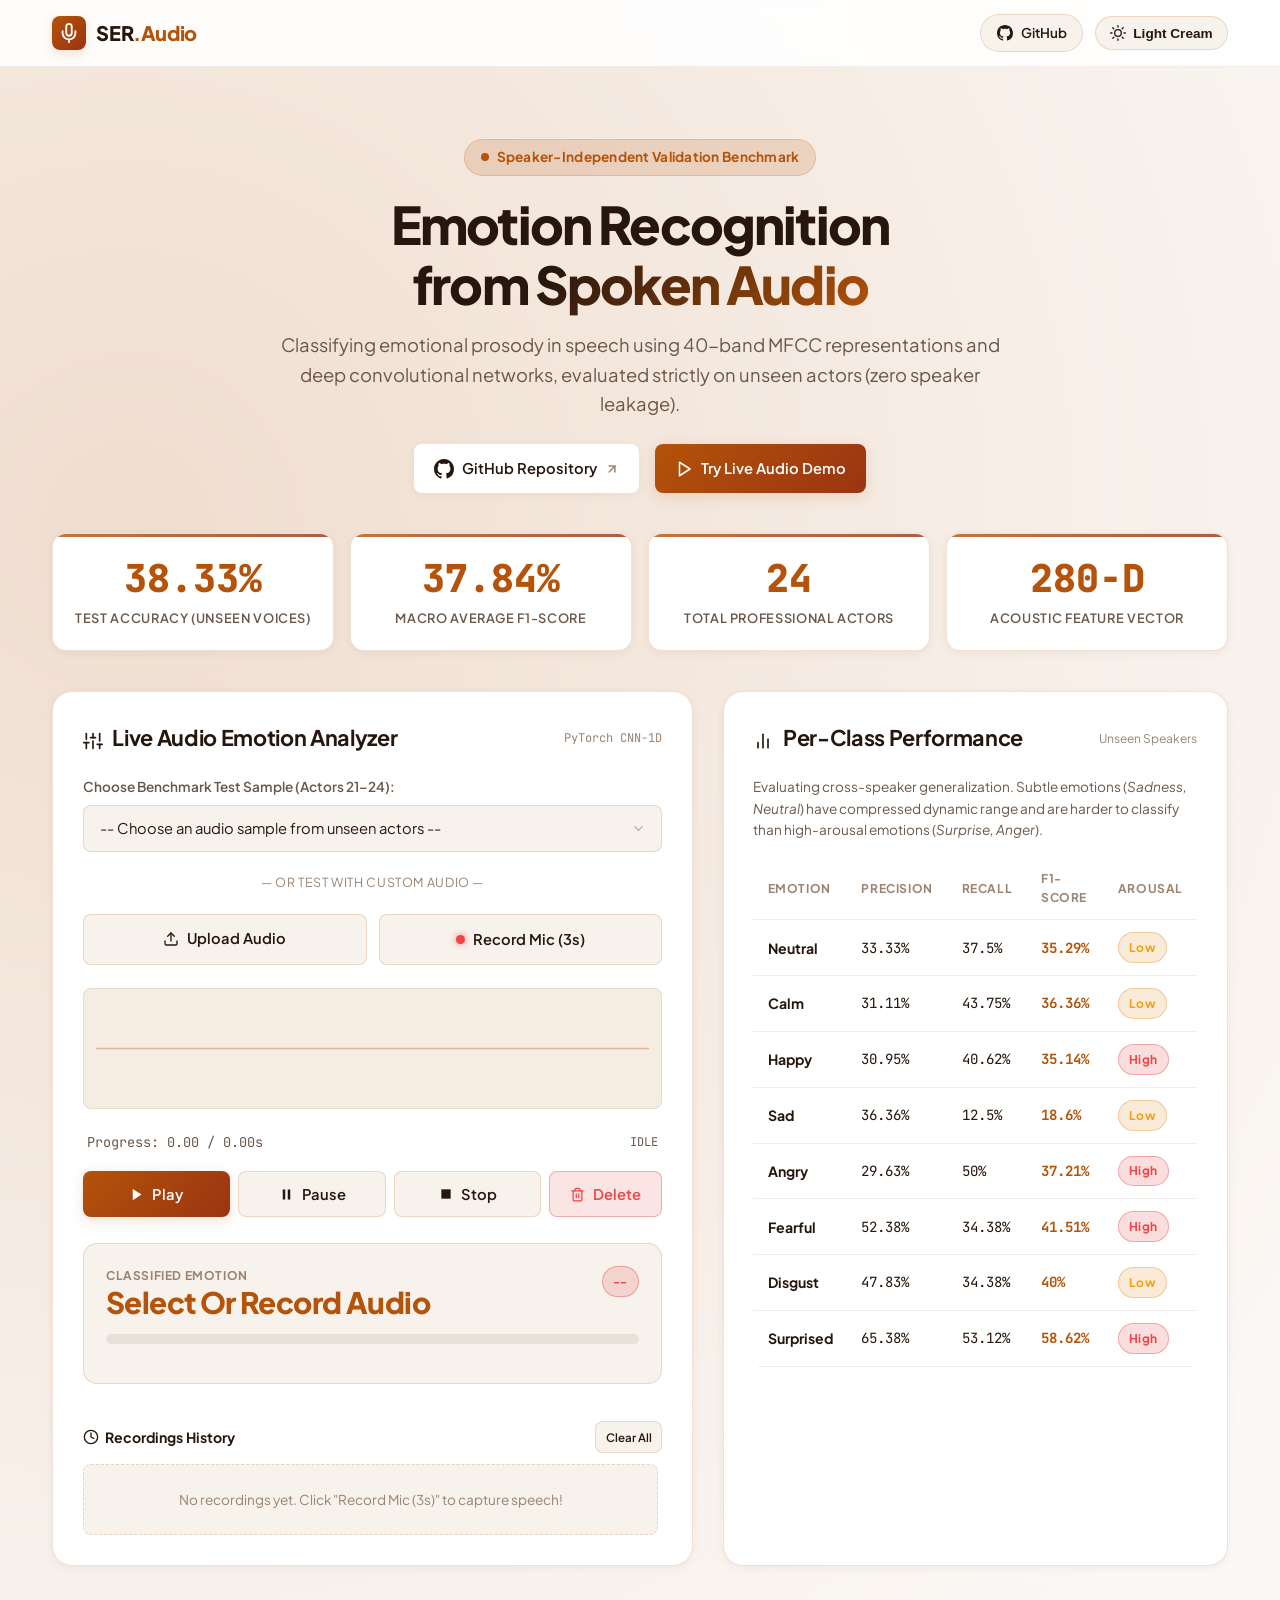
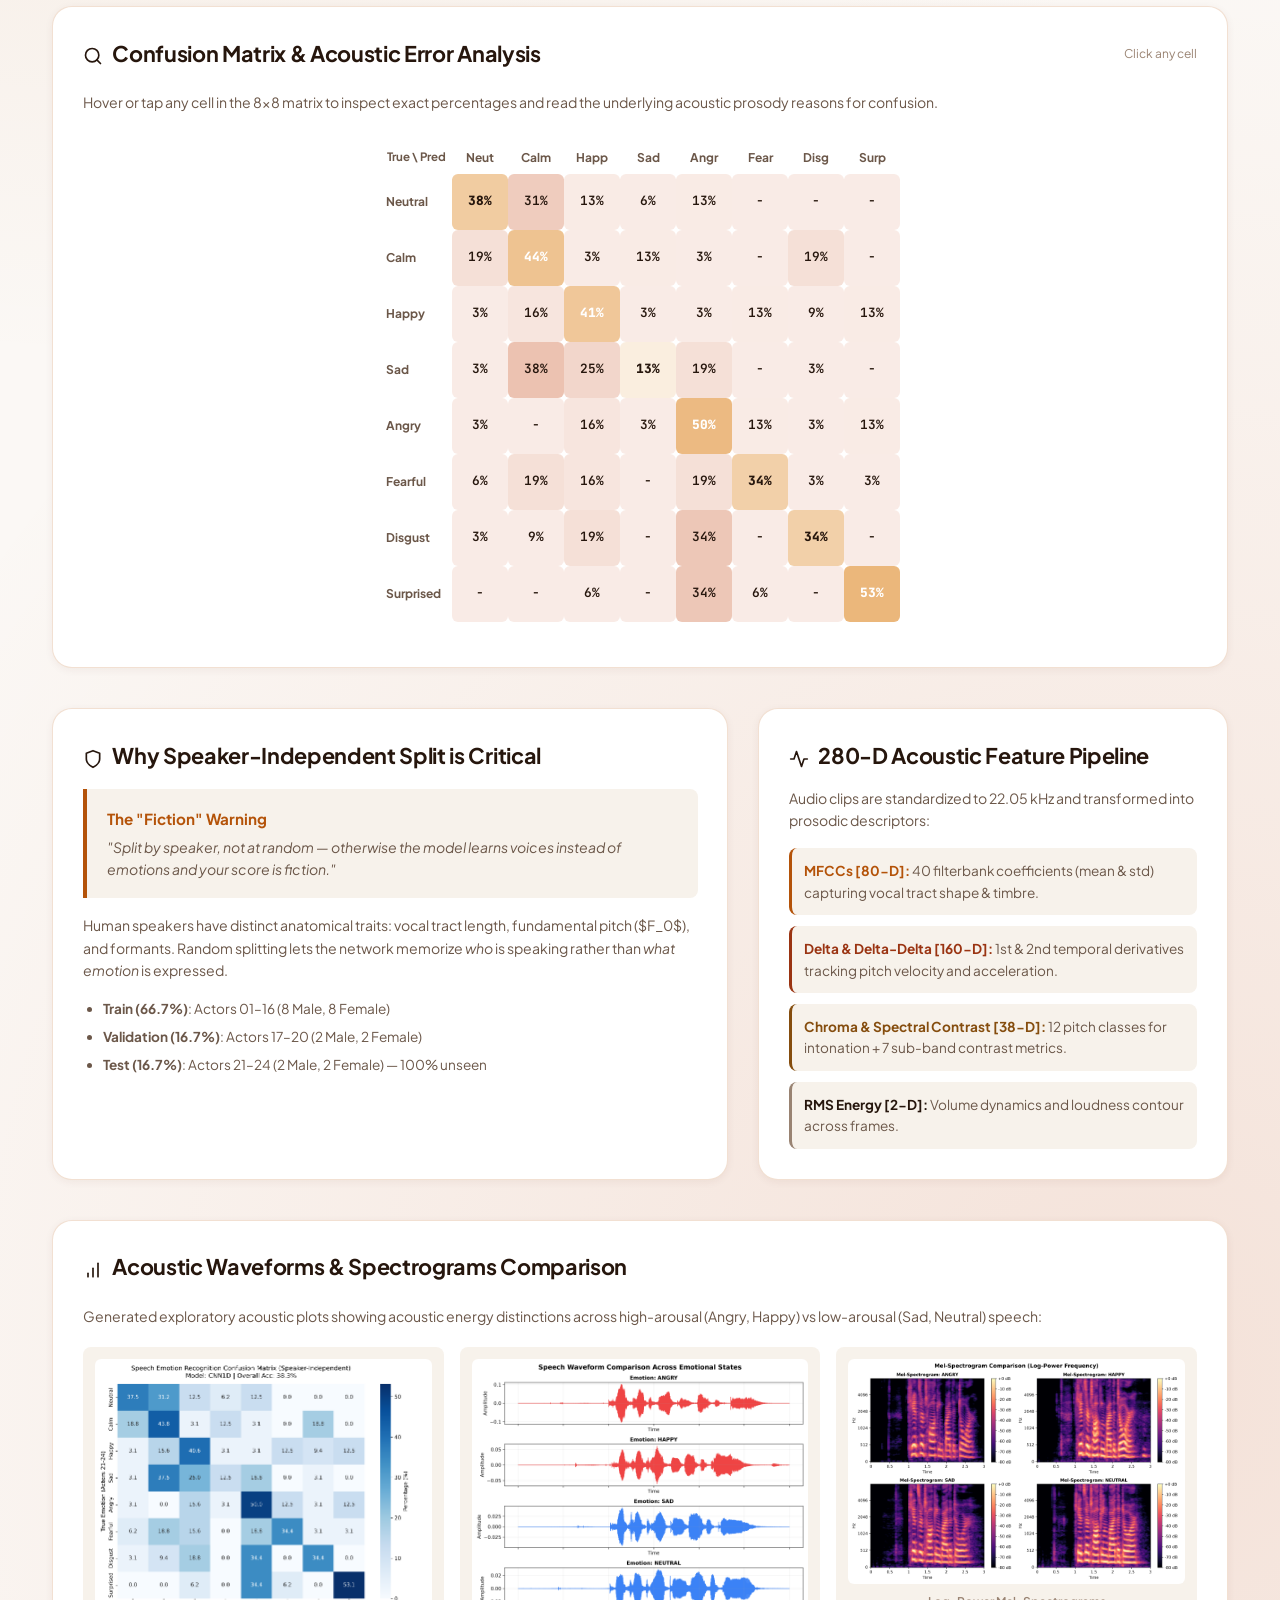
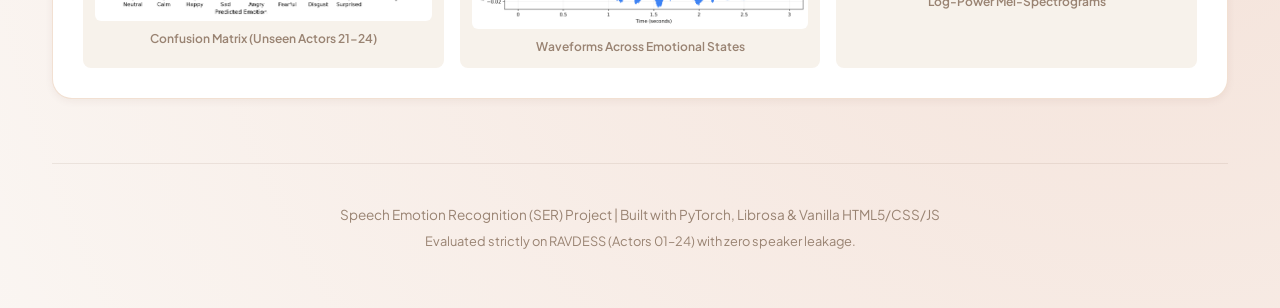
<file: docs/index.html>
<!DOCTYPE html>
<html lang="en" data-theme="dark">
<head>
  <meta charset="UTF-8">
  <meta name="viewport" content="width=device-width, initial-scale=1.0, maximum-scale=5.0">
  <title>Speech Emotion Recognition | Professional Benchmark & Demo</title>
  <meta name="description" content="Speech Emotion Recognition system trained on RAVDESS with strictly speaker-independent splits, 280-D MFCC acoustic features, and deep learning.">
  <link rel="preconnect" href="https://fonts.googleapis.com">
  <link rel="preconnect" href="https://fonts.gstatic.com" crossorigin>
  <link href="https://fonts.googleapis.com/css2?family=JetBrains+Mono:wght@500;700&family=Plus+Jakarta+Sans:wght@400;500;600;700;800&display=swap" rel="stylesheet">
  <link rel="stylesheet" href="style.css">
</head>
<body>

  <!-- Navigation Bar with Light/Dark Theme Switcher -->
  <nav class="navbar">
    <div class="container nav-content">
      <a href="#" class="brand-logo">
        <div class="brand-icon">
          <svg class="svg-icon" viewBox="0 0 24 24" width="22" height="22" fill="none" stroke="currentColor" stroke-width="2" stroke-linecap="round" stroke-linejoin="round">
            <path d="M12 2a3 3 0 0 0-3 3v7a3 3 0 0 0 6 0V5a3 3 0 0 0-3-3Z"/>
            <path d="M19 10v2a7 7 0 0 1-14 0v-2"/>
            <line x1="12" x2="12" y1="19" y2="22"/>
          </svg>
        </div>
        <span>SER<span style="color: var(--accent-primary);">.Audio</span></span>
      </a>

      <div class="nav-actions">
        <!-- GitHub Repo Button in Navbar -->
        <a href="https://github.com/gaganraok04/speech-emotion-recognition" target="_blank" rel="noopener noreferrer" class="nav-btn-github" title="View Source on GitHub">
          <svg class="svg-icon" viewBox="0 0 24 24" width="16" height="16" fill="currentColor">
            <path d="M12 0C5.37 0 0 5.37 0 12c0 5.31 3.435 9.795 8.205 11.385.6.105.825-.255.825-.57 0-.285-.015-1.23-.015-2.235-3.015.555-3.795-.735-4.035-1.41-.135-.345-.72-1.41-1.23-1.695-.42-.225-1.02-.78-.015-.795.945-.015 1.62.87 1.845 1.23 1.08 1.815 2.805 1.305 3.495.99.105-.78.42-1.305.765-1.605-2.67-.3-5.46-1.335-5.46-5.925 0-1.305.465-2.385 1.23-3.225-.12-.3-.54-1.53.12-3.18 0 0 1.005-.315 3.3 1.23.96-.27 1.98-.405 3-.405s2.04.135 3 .405c2.295-1.56 3.3-1.23 3.3-1.23.66 1.65.24 2.88.12 3.18.765.84 1.23 1.905 1.23 3.225 0 4.605-2.805 5.625-5.475 5.925.435.375.81 1.095.81 2.22 0 1.605-.015 2.895-.015 3.3 0 .315.225.69.825.57A12.02 12.02 0 0 0 24 12c0-6.63-5.37-12-12-12z"/>
          </svg>
          <span class="nav-github-label">GitHub</span>
        </a>

        <!-- Theme Toggle Button -->
        <button id="theme-toggle" class="theme-toggle-btn" aria-label="Toggle Light/Dark Theme">
          <span id="theme-icon">
            <svg class="svg-icon" viewBox="0 0 24 24" width="16" height="16" fill="none" stroke="currentColor" stroke-width="2" stroke-linecap="round" stroke-linejoin="round">
              <path d="M12 3a6 6 0 0 0 9 9 9 9 0 1 1-9-9Z"/>
            </svg>
          </span>
          <span id="theme-text">Dark Brown</span>
        </button>
      </div>
    </div>
  </nav>

  <div class="container">
    <!-- Hero Section -->
    <header class="hero">
      <div class="badge-wrapper">
        <span class="badge-pulse"></span>
        <span>Speaker-Independent Validation Benchmark</span>
      </div>
      <h1 class="hero-title">
        Emotion Recognition <br><span class="gradient-text">from Spoken Audio</span>
      </h1>
      <p class="hero-subtitle">
        Classifying emotional prosody in speech using 40-band MFCC representations and deep convolutional networks, evaluated strictly on unseen actors (zero speaker leakage).
      </p>

      <!-- Hero Actions with GitHub Repo Button -->
      <div class="hero-actions">
        <a href="https://github.com/gaganraok04/speech-emotion-recognition" target="_blank" rel="noopener noreferrer" class="btn btn-hero-github" title="View Source on GitHub">
          <svg class="svg-icon" viewBox="0 0 24 24" width="20" height="20" fill="currentColor">
            <path d="M12 0C5.37 0 0 5.37 0 12c0 5.31 3.435 9.795 8.205 11.385.6.105.825-.255.825-.57 0-.285-.015-1.23-.015-2.235-3.015.555-3.795-.735-4.035-1.41-.135-.345-.72-1.41-1.23-1.695-.42-.225-1.02-.78-.015-.795.945-.015 1.62.87 1.845 1.23 1.08 1.815 2.805 1.305 3.495.99.105-.78.42-1.305.765-1.605-2.67-.3-5.46-1.335-5.46-5.925 0-1.305.465-2.385 1.23-3.225-.12-.3-.54-1.53.12-3.18 0 0 1.005-.315 3.3 1.23.96-.27 1.98-.405 3-.405s2.04.135 3 .405c2.295-1.56 3.3-1.23 3.3-1.23.66 1.65.24 2.88.12 3.18.765.84 1.23 1.905 1.23 3.225 0 4.605-2.805 5.625-5.475 5.925.435.375.81 1.095.81 2.22 0 1.605-.015 2.895-.015 3.3 0 .315.225.69.825.57A12.02 12.02 0 0 0 24 12c0-6.63-5.37-12-12-12z"/>
          </svg>
          <span>GitHub Repository</span>
          <svg class="svg-icon ext-arrow" viewBox="0 0 24 24" width="14" height="14" fill="none" stroke="currentColor" stroke-width="2.5" stroke-linecap="round" stroke-linejoin="round">
            <line x1="7" y1="17" x2="17" y2="7"/><polyline points="7 7 17 7 17 17"/>
          </svg>
        </a>
        <a href="#live-analyzer" class="btn btn-hero-demo">
          <svg class="svg-icon" viewBox="0 0 24 24" width="18" height="18" fill="none" stroke="currentColor" stroke-width="2" stroke-linecap="round" stroke-linejoin="round">
            <polygon points="6 3 20 12 6 21 6 3"/>
          </svg>
          <span>Try Live Audio Demo</span>
        </a>
      </div>
    </header>

    <!-- Metrics Banner Grid -->
    <div class="metrics-banner">
      <div class="metric-card">
        <div class="metric-num" id="val-accuracy">38.3%</div>
        <div class="metric-label">Test Accuracy (Unseen Voices)</div>
      </div>
      <div class="metric-card">
        <div class="metric-num" id="val-f1">37.8%</div>
        <div class="metric-label">Macro Average F1-Score</div>
      </div>
      <div class="metric-card">
        <div class="metric-num">24</div>
        <div class="metric-label">Total Professional Actors</div>
      </div>
      <div class="metric-card">
        <div class="metric-num">280-D</div>
        <div class="metric-label">Acoustic Feature Vector</div>
      </div>
    </div>

    <!-- Main Grid: Live Analyzer & Per-Class Table -->
    <div class="layout-2col">
      <!-- Card 1: Interactive Audio Player & Classifier -->
      <div class="card" id="live-analyzer">
        <div class="card-header">
          <div class="card-title">
            <span class="icon">
              <svg class="svg-icon" viewBox="0 0 24 24" width="20" height="20" fill="none" stroke="currentColor" stroke-width="2" stroke-linecap="round" stroke-linejoin="round">
                <line x1="4" x2="4" y1="21" y2="14"/><line x1="4" x2="4" y1="10" y2="3"/>
                <line x1="12" x2="12" y1="21" y2="12"/><line x1="12" x2="12" y1="8" y2="3"/>
                <line x1="20" x2="20" y1="21" y2="16"/><line x1="20" x2="20" y1="12" y2="3"/>
                <line x1="1" x2="7" y1="14" y2="14"/><line x1="9" x2="15" y1="8" y2="8"/><line x1="17" x2="23" y1="16" y2="16"/>
              </svg>
            </span>
            <span>Live Audio Emotion Analyzer</span>
          </div>
          <span style="font-size: 0.75rem; color: var(--text-dim); font-family: var(--font-mono);">PyTorch CNN-1D</span>
        </div>

        <div class="audio-deck">
          <div class="form-group">
            <label class="form-label" for="sample-select">Choose Benchmark Test Sample (Actors 21–24):</label>
            <select id="sample-select" class="form-select">
              <option value="">Loading test speech samples...</option>
            </select>
          </div>

          <div style="font-size: 0.78rem; color: var(--text-dim); text-align: center; text-transform: uppercase; letter-spacing: 0.05em; margin: 0.2rem 0;">
            — or test with custom audio —
          </div>

          <div class="action-row">
            <label class="btn btn-outline" style="cursor: pointer;">
              <svg class="svg-icon" viewBox="0 0 24 24" width="16" height="16" fill="none" stroke="currentColor" stroke-width="2" stroke-linecap="round" stroke-linejoin="round">
                <path d="M21 15v4a2 2 0 0 1-2 2H5a2 2 0 0 1-2-2v-4"/>
                <polyline points="17 8 12 3 7 8"/>
                <line x1="12" x2="12" y1="3" y2="15"/>
              </svg>
              <span>Upload Audio</span>
              <input type="file" id="file-input" accept="audio/*" style="display: none;">
            </label>
            <button class="btn btn-outline btn-record" id="record-btn">
              <span class="rec-dot"></span>
              <span>Record Mic (3s)</span>
            </button>
          </div>

          <!-- Live Recording Banner & Countdown Animation -->
          <div id="recording-banner" class="recording-banner" style="display: none;">
            <div style="display: flex; align-items: center; gap: 0.75rem;">
              <div class="rec-pulse-ring"></div>
              <div>
                <div style="font-size: 0.8rem; font-weight: 700; color: #ef4444; text-transform: uppercase; letter-spacing: 0.05em;">Recording Live Audio</div>
                <div style="font-size: 0.75rem; color: var(--text-muted);">Speak clearly into your microphone...</div>
              </div>
            </div>
            <div style="display: flex; align-items: center; gap: 0.75rem;">
              <span id="recording-timer" class="rec-time-display">3.0s</span>
              <button id="cancel-record-btn" class="btn btn-sm btn-outline">Cancel</button>
            </div>
          </div>

          <!-- Enhanced Active Audio Track Display (Requirement 5) -->
          <div id="active-track-banner" class="active-track-banner" style="display: none;">
            <div class="active-track-header">
              <div class="track-details">
                <svg class="svg-icon track-icon" viewBox="0 0 24 24" width="20" height="20" fill="none" stroke="currentColor" stroke-width="2" stroke-linecap="round" stroke-linejoin="round">
                  <polygon points="11 5 6 9 2 9 2 15 6 15 11 19 11 5"/>
                  <path d="M15.54 8.46a5 5 0 0 1 0 7.07"/>
                  <path d="M19.07 4.93a10 10 0 0 1 0 14.14"/>
                </svg>
                <div>
                  <div id="active-track-name" class="track-title">Sample Loaded</div>
                  <div class="track-meta-sub">
                    <span id="active-track-duration">3.00s</span>
                    <span class="meta-sep">•</span>
                    <span id="active-track-status-pill" class="status-pill status-ready">Ready</span>
                  </div>
                </div>
              </div>
              <div class="track-badges-row">
                <span id="active-track-emotion" class="active-emotion-label">--</span>
                <span id="active-track-badge" class="tag-badge tag-arousal-low">Loaded</span>
              </div>
            </div>
          </div>

          <!-- Waveform Canvas Box -->
          <div class="waveform-box">
            <canvas id="waveform"></canvas>
          </div>

          <!-- Audio Meta Info -->
          <div class="audio-meta-row">
            <span>Progress: <span id="audio-time">0.00 / 0.00s</span></span>
            <span id="playback-status" style="font-size: 0.75rem; text-transform: uppercase;">Idle</span>
          </div>

          <!-- Controls Toolbar: Play, Pause, Stop, Delete with Clean SVGs -->
          <div class="controls-toolbar">
            <button class="btn btn-primary" id="play-btn">
              <svg class="svg-icon" viewBox="0 0 24 24" width="15" height="15" fill="currentColor">
                <polygon points="6 3 20 12 6 21 6 3"/>
              </svg>
              <span>Play</span>
            </button>
            <button class="btn btn-outline" id="pause-btn">
              <svg class="svg-icon" viewBox="0 0 24 24" width="15" height="15" fill="currentColor">
                <rect x="6" y="4" width="4" height="16"/><rect x="14" y="4" width="4" height="16"/>
              </svg>
              <span>Pause</span>
            </button>
            <button class="btn btn-outline" id="stop-btn">
              <svg class="svg-icon" viewBox="0 0 24 24" width="14" height="14" fill="currentColor">
                <rect x="4" y="4" width="16" height="16"/>
              </svg>
              <span>Stop</span>
            </button>
            <button class="btn btn-danger" id="delete-btn" title="Delete current audio">
              <svg class="svg-icon" viewBox="0 0 24 24" width="15" height="15" fill="none" stroke="currentColor" stroke-width="2" stroke-linecap="round" stroke-linejoin="round">
                <path d="M3 6h18"/><path d="M19 6v14c0 1-1 2-2 2H7c-1 0-2-1-2-2V6"/><path d="M8 6V4c0-1 1-2 2-2h4c1 0 2 1 2 2v2"/><line x1="10" x2="10" y1="11" y2="17"/><line x1="14" x2="14" y1="11" y2="17"/>
              </svg>
              <span>Delete</span>
            </button>
          </div>

          <!-- Prediction Result Deck -->
          <div class="prediction-card">
            <div class="pred-top">
              <div>
                <div class="pred-title-label">Classified Emotion</div>
                <div class="pred-name" id="pred-emotion">Select or Record Audio</div>
              </div>
              <div id="pred-badge" class="tag-badge tag-arousal-high">--</div>
            </div>

            <div class="confidence-track">
              <div class="confidence-fill" id="conf-bar"></div>
            </div>

            <div class="prob-list" id="probs-container">
              <!-- Dynamically populated probability bars -->
            </div>
          </div>

          <!-- Recordings History Section -->
          <div class="history-section">
            <div style="display: flex; justify-content: space-between; align-items: center; margin-bottom: 0.65rem;">
              <span style="font-size: 0.88rem; font-weight: 700; color: var(--text-main); display: flex; align-items: center; gap: 0.4rem;">
                <svg class="svg-icon" viewBox="0 0 24 24" width="16" height="16" fill="none" stroke="currentColor" stroke-width="2" stroke-linecap="round" stroke-linejoin="round">
                  <circle cx="12" cy="12" r="10"/><polyline points="12 6 12 12 16 14"/>
                </svg>
                <span>Recordings History</span>
              </span>
              <button id="clear-history-btn" class="btn btn-sm btn-outline" style="font-size: 0.72rem; padding: 0.25rem 0.6rem;">Clear All</button>
            </div>
            <div id="history-list" class="history-list">
              <div class="history-empty">No recordings yet. Click "Record Mic (3s)" to capture speech!</div>
            </div>
          </div>
        </div>
      </div>

      <!-- Card 2: Per-Class Performance Table -->
      <div class="card">
        <div class="card-header">
          <div class="card-title">
            <span class="icon">
              <svg class="svg-icon" viewBox="0 0 24 24" width="20" height="20" fill="none" stroke="currentColor" stroke-width="2" stroke-linecap="round" stroke-linejoin="round">
                <line x1="18" x2="18" y1="20" y2="10"/><line x1="12" x2="12" y1="20" y2="4"/><line x1="6" x2="6" y1="20" y2="14"/>
              </svg>
            </span>
            <span>Per-Class Performance</span>
          </div>
          <span style="font-size: 0.75rem; color: var(--text-dim);">Unseen Speakers</span>
        </div>

        <p style="font-size: 0.85rem; color: var(--text-muted); margin-bottom: 1rem;">
          Evaluating cross-speaker generalization. Subtle emotions (<em>Sadness, Neutral</em>) have compressed dynamic range and are harder to classify than high-arousal emotions (<em>Surprise, Anger</em>).
        </p>

        <div class="table-wrap">
          <table class="data-table" id="metrics-table">
            <thead>
              <tr>
                <th>Emotion</th>
                <th>Precision</th>
                <th>Recall</th>
                <th>F1-Score</th>
                <th>Arousal</th>
              </tr>
            </thead>
            <tbody id="metrics-table-body">
              <tr><td colspan="5" style="text-align:center;">Loading per-class metrics...</td></tr>
            </tbody>
          </table>
        </div>
      </div>
    </div>

    <!-- Section: Confusion Matrix & Acoustic Error Analysis -->
    <div class="card" style="margin-bottom: clamp(1.5rem, 4vw, 2.5rem);">
      <div class="card-header">
        <div class="card-title">
          <span class="icon">
            <svg class="svg-icon" viewBox="0 0 24 24" width="20" height="20" fill="none" stroke="currentColor" stroke-width="2" stroke-linecap="round" stroke-linejoin="round">
              <circle cx="11" cy="11" r="8"/><line x1="21" x2="16.65" y1="21" y2="16.65"/>
            </svg>
          </span>
          <span>Confusion Matrix &amp; Acoustic Error Analysis</span>
        </div>
        <span style="font-size: 0.75rem; color: var(--text-dim);">Click any cell</span>
      </div>

      <p style="font-size: 0.88rem; color: var(--text-muted); margin-bottom: 1.25rem;">
        Hover or tap any cell in the 8×8 matrix to inspect exact percentages and read the underlying acoustic prosody reasons for confusion.
      </p>

      <div class="cm-scroll-wrapper" id="cm-wrapper">
        <!-- Interactive CM Table rendered by app.js -->
      </div>

      <div id="cm-detail-box" class="callout" style="display: none;">
        <div class="callout-title" id="cm-detail-title">Acoustic Confusion Detail</div>
        <div id="cm-detail-desc" class="callout-desc"></div>
      </div>
    </div>

    <!-- Technical Architecture: 2 Column -->
    <div class="layout-2col">
      <!-- Card: Why Speaker-Independent Split Matters -->
      <div class="card">
        <div class="card-title">
          <span class="icon">
            <svg class="svg-icon" viewBox="0 0 24 24" width="20" height="20" fill="none" stroke="currentColor" stroke-width="2" stroke-linecap="round" stroke-linejoin="round">
              <path d="M12 22s8-4 8-10V5l-8-3-8 3v7c0 6 8 10 8 10z"/>
            </svg>
          </span>
          <span>Why Speaker-Independent Split is Critical</span>
        </div>

        <div class="callout" style="margin: 1rem 0;">
          <div class="callout-title">The "Fiction" Warning</div>
          <div class="callout-desc">
            <em>"Split by speaker, not at random — otherwise the model learns voices instead of emotions and your score is fiction."</em>
          </div>
        </div>

        <p style="font-size: 0.88rem; color: var(--text-muted); margin-bottom: 1rem;">
          Human speakers have distinct anatomical traits: vocal tract length, fundamental pitch ($F_0$), and formants. Random splitting lets the network memorize <em>who</em> is speaking rather than <em>what emotion</em> is expressed.
        </p>

        <ul style="font-size: 0.85rem; color: var(--text-muted); margin-left: 1.25rem; display: flex; flex-direction: column; gap: 0.4rem;">
          <li><strong>Train (66.7%)</strong>: Actors 01–16 (8 Male, 8 Female)</li>
          <li><strong>Validation (16.7%)</strong>: Actors 17–20 (2 Male, 2 Female)</li>
          <li><strong>Test (16.7%)</strong>: Actors 21–24 (2 Male, 2 Female) — 100% unseen</li>
        </ul>
      </div>

      <!-- Card: Feature Extraction Architecture -->
      <div class="card">
        <div class="card-title">
          <span class="icon">
            <svg class="svg-icon" viewBox="0 0 24 24" width="20" height="20" fill="none" stroke="currentColor" stroke-width="2" stroke-linecap="round" stroke-linejoin="round">
              <polyline points="22 12 18 12 15 21 9 3 6 12 2 12"/>
            </svg>
          </span>
          <span>280-D Acoustic Feature Pipeline</span>
        </div>

        <p style="font-size: 0.88rem; color: var(--text-muted); margin: 0.85rem 0 1rem;">
          Audio clips are standardized to 22.05 kHz and transformed into prosodic descriptors:
        </p>

        <div style="display: flex; flex-direction: column; gap: 0.65rem; font-size: 0.85rem;">
          <div style="background: var(--bg-input); padding: 0.75rem; border-radius: var(--radius-sm); border-left: 3px solid var(--accent-primary);">
            <strong style="color: var(--accent-primary);">MFCCs [80-D]:</strong>
            <span style="color: var(--text-muted);"> 40 filterbank coefficients (mean &amp; std) capturing vocal tract shape &amp; timbre.</span>
          </div>

          <div style="background: var(--bg-input); padding: 0.75rem; border-radius: var(--radius-sm); border-left: 3px solid var(--accent-secondary);">
            <strong style="color: var(--accent-secondary);">Delta &amp; Delta-Delta [160-D]:</strong>
            <span style="color: var(--text-muted);"> 1st &amp; 2nd temporal derivatives tracking pitch velocity and acceleration.</span>
          </div>

          <div style="background: var(--bg-input); padding: 0.75rem; border-radius: var(--radius-sm); border-left: 3px solid var(--accent-bronze);">
            <strong style="color: var(--accent-bronze);">Chroma &amp; Spectral Contrast [38-D]:</strong>
            <span style="color: var(--text-muted);"> 12 pitch classes for intonation + 7 sub-band contrast metrics.</span>
          </div>

          <div style="background: var(--bg-input); padding: 0.75rem; border-radius: var(--radius-sm); border-left: 3px solid var(--text-dim);">
            <strong style="color: var(--text-main);">RMS Energy [2-D]:</strong>
            <span style="color: var(--text-muted);"> Volume dynamics and loudness contour across frames.</span>
          </div>
        </div>
      </div>
    </div>

    <!-- Section: Exploratory Acoustic Visualizations -->
    <div class="card" style="margin-top: clamp(1.5rem, 4vw, 2.5rem);">
      <div class="card-header">
        <div class="card-title">
          <span class="icon">
            <svg class="svg-icon" viewBox="0 0 24 24" width="20" height="20" fill="none" stroke="currentColor" stroke-width="2" stroke-linecap="round" stroke-linejoin="round">
              <line x1="12" x2="12" y1="20" y2="10"/><line x1="18" x2="18" y1="20" y2="4"/><line x1="6" x2="6" y1="20" y2="16"/>
            </svg>
          </span>
          <span>Acoustic Waveforms &amp; Spectrograms Comparison</span>
        </div>
      </div>
      <p style="font-size: 0.88rem; color: var(--text-muted); margin-bottom: 1.25rem;">
        Generated exploratory acoustic plots showing acoustic energy distinctions across high-arousal (Angry, Happy) vs low-arousal (Sad, Neutral) speech:
      </p>

      <div style="display: grid; grid-template-columns: repeat(auto-fit, minmax(280px, 1fr)); gap: 1rem;">
        <div style="background: var(--bg-input); padding: 0.75rem; border-radius: var(--radius-sm); text-align: center;">
          <img src="confusion_matrix.png" alt="Confusion Matrix Heatmap" style="width: 100%; border-radius: 6px; display: block;" loading="lazy">
          <div style="font-size: 0.75rem; color: var(--text-dim); margin-top: 0.5rem; font-weight: 600;">Confusion Matrix (Unseen Actors 21-24)</div>
        </div>
        <div style="background: var(--bg-input); padding: 0.75rem; border-radius: var(--radius-sm); text-align: center;">
          <img src="figures/waveforms_comparison.png" alt="Waveform Comparisons" style="width: 100%; border-radius: 6px; display: block;" loading="lazy">
          <div style="font-size: 0.75rem; color: var(--text-dim); margin-top: 0.5rem; font-weight: 600;">Waveforms Across Emotional States</div>
        </div>
        <div style="background: var(--bg-input); padding: 0.75rem; border-radius: var(--radius-sm); text-align: center;">
          <img src="figures/mel_spectrograms_comparison.png" alt="Mel-Spectrograms" style="width: 100%; border-radius: 6px; display: block;" loading="lazy">
          <div style="font-size: 0.75rem; color: var(--text-dim); margin-top: 0.5rem; font-weight: 600;">Log-Power Mel-Spectrograms</div>
        </div>
      </div>
    </div>

    <!-- Footer -->
    <footer class="site-footer">
      <p>Speech Emotion Recognition (SER) Project | Built with PyTorch, Librosa &amp; Vanilla HTML5/CSS/JS</p>
      <p style="margin-top: 0.35rem; font-size: 0.8rem;">Evaluated strictly on RAVDESS (Actors 01–24) with zero speaker leakage.</p>
    </footer>
  </div>

  <script src="app.js"></script>
</body>
</html>
</file>
<file: docs/style.css>
/* ==========================================================================
   Speech Emotion Recognition - Luxury Warm Brown & Espresso Theme
   Supports: Dark Brown Mode, Light Cream Mode, Responsive Mobile/Tablet/Laptop
   ========================================================================== */

:root {
  /* Dark Mode: Roasted Espresso, Warm Amber & Bronze */
  --bg-primary: #120e0b;
  --bg-secondary: #1a1410;
  --bg-card: #221b15;
  --bg-card-hover: #2b221b;
  --bg-card-glass: rgba(34, 27, 21, 0.85);
  --bg-input: #17110d;
  
  --accent-primary: #d97706;      /* Amber / Warm Honey */
  --accent-primary-hover: #b45309;/* Deep Amber */
  --accent-secondary: #c2410c;    /* Rich Terracotta */
  --accent-bronze: #ca8a04;       /* Golden Bronze */
  --accent-glow: rgba(217, 119, 6, 0.28);
  --accent-danger: #dc2626;       /* Recording Red */
  
  --text-main: #fcf9f5;
  --text-muted: #b8a898;
  --text-dim: #847262;
  
  --border-color: rgba(217, 119, 6, 0.16);
  --border-subtle: rgba(255, 237, 213, 0.08);
  --border-highlight: rgba(217, 119, 6, 0.45);
  
  --waveform-bg: #140f0c;
  --waveform-line: #f59e0b;
  
  --shadow-sm: 0 2px 8px rgba(0, 0, 0, 0.35);
  --shadow-md: 0 8px 24px rgba(0, 0, 0, 0.45);
  --shadow-lg: 0 16px 40px -10px rgba(0, 0, 0, 0.6);
  
  --font-sans: 'Plus Jakarta Sans', 'Inter', -apple-system, BlinkMacSystemFont, sans-serif;
  --font-mono: 'JetBrains Mono', 'Fira Code', monospace;
  --radius-sm: 8px;
  --radius-md: 14px;
  --radius-lg: 20px;
  --radius-full: 9999px;
  --transition: all 0.25s cubic-bezier(0.4, 0, 0.2, 1);
}

/* Light Mode: Warm Cashmere, Biscuit, Sienna & Roasted Coffee */
[data-theme="light"] {
  --bg-primary: #fbf8f5;
  --bg-secondary: #f3ece4;
  --bg-card: #ffffff;
  --bg-card-hover: #faf6f0;
  --bg-card-glass: rgba(255, 255, 255, 0.9);
  --bg-input: #f7f2eb;
  
  --accent-primary: #b45309;      /* Dark Amber / Bronze */
  --accent-primary-hover: #92400e;
  --accent-secondary: #9a3412;    /* Warm Sienna */
  --accent-bronze: #854d0e;
  --accent-glow: rgba(180, 83, 9, 0.16);
  --accent-danger: #b91c1c;
  
  --text-main: #26160d;           /* Espresso Roast */
  --text-muted: #6b5749;          /* Warm Taupe */
  --text-dim: #998372;
  
  --border-color: rgba(180, 83, 9, 0.18);
  --border-subtle: rgba(66, 32, 6, 0.08);
  --border-highlight: rgba(180, 83, 9, 0.4);
  
  --waveform-bg: #f5ece2;
  --waveform-line: #b45309;
  
  --shadow-sm: 0 2px 8px rgba(78, 42, 10, 0.06);
  --shadow-md: 0 8px 24px rgba(78, 42, 10, 0.09);
  --shadow-lg: 0 16px 40px -10px rgba(78, 42, 10, 0.12);
}

* {
  box-sizing: border-box;
  margin: 0;
  padding: 0;
}

html {
  scroll-behavior: smooth;
  -webkit-text-size-adjust: 100%;
}

body {
  font-family: var(--font-sans);
  background-color: var(--bg-primary);
  color: var(--text-main);
  line-height: 1.6;
  min-height: 100vh;
  transition: background-color 0.3s ease, color 0.3s ease;
  overflow-x: hidden;
  background-image: 
    radial-gradient(circle at 10% 15%, var(--accent-glow) 0%, transparent 45%),
    radial-gradient(circle at 90% 85%, rgba(194, 65, 12, 0.12) 0%, transparent 45%);
}

.container {
  width: 100%;
  max-width: 1240px;
  margin: 0 auto;
  padding: 0 clamp(1rem, 4vw, 2.5rem);
}

/* Top Navigation Bar */
.navbar {
  position: sticky;
  top: 0;
  z-index: 100;
  backdrop-filter: blur(14px);
  -webkit-backdrop-filter: blur(14px);
  background: var(--bg-card-glass);
  border-bottom: 1px solid var(--border-subtle);
  padding: 0.85rem 0;
  transition: var(--transition);
}

.nav-content {
  display: flex;
  justify-content: space-between;
  align-items: center;
  gap: 1rem;
}

.brand-logo {
  display: flex;
  align-items: center;
  gap: 0.65rem;
  font-weight: 800;
  font-size: clamp(1rem, 2.5vw, 1.25rem);
  letter-spacing: -0.02em;
  color: var(--text-main);
  text-decoration: none;
}

.brand-icon {
  width: 34px;
  height: 34px;
  border-radius: var(--radius-sm);
  background: linear-gradient(135deg, var(--accent-primary), var(--accent-secondary));
  display: flex;
  align-items: center;
  justify-content: center;
  color: #fff;
  font-size: 1.1rem;
  box-shadow: 0 4px 12px var(--accent-glow);
}

.nav-actions {
  display: flex;
  align-items: center;
  gap: 0.75rem;
}

/* Theme Toggle Button */
.theme-toggle-btn {
  background: var(--bg-input);
  border: 1px solid var(--border-color);
  color: var(--text-main);
  padding: 0.5rem 0.9rem;
  border-radius: var(--radius-full);
  cursor: pointer;
  display: inline-flex;
  align-items: center;
  gap: 0.45rem;
  font-size: 0.85rem;
  font-weight: 600;
  transition: var(--transition);
  touch-action: manipulation;
}

.theme-toggle-btn:hover {
  border-color: var(--accent-primary);
  background: var(--bg-card-hover);
  transform: translateY(-1px);
}

/* Header & Hero */
header.hero {
  padding: clamp(2.5rem, 6vw, 4.5rem) 0 clamp(1.5rem, 4vw, 2.5rem);
  text-align: center;
}

.badge-wrapper {
  display: inline-flex;
  align-items: center;
  gap: 0.5rem;
  background: var(--accent-glow);
  border: 1px solid var(--border-color);
  color: var(--accent-primary);
  padding: 0.4rem 1rem;
  border-radius: var(--radius-full);
  font-size: clamp(0.75rem, 1.8vw, 0.85rem);
  font-weight: 700;
  margin-bottom: 1.2rem;
  letter-spacing: 0.02em;
}

.badge-pulse {
  width: 8px;
  height: 8px;
  background: var(--accent-primary);
  border-radius: 50%;
  animation: pulse-ring 2s infinite;
}

@keyframes pulse-ring {
  0% { transform: scale(0.95); box-shadow: 0 0 0 0 var(--accent-glow); }
  70% { transform: scale(1); box-shadow: 0 0 0 8px transparent; }
  100% { transform: scale(0.95); box-shadow: 0 0 0 0 transparent; }
}

h1.hero-title {
  font-size: clamp(1.85rem, 5vw, 3.25rem);
  font-weight: 800;
  line-height: 1.15;
  letter-spacing: -0.035em;
  margin-bottom: 1rem;
}

.hero-title .gradient-text {
  background: linear-gradient(135deg, var(--text-main) 30%, var(--accent-primary) 100%);
  -webkit-background-clip: text;
  -webkit-text-fill-color: transparent;
}

.hero-subtitle {
  font-size: clamp(0.95rem, 2.2vw, 1.15rem);
  color: var(--text-muted);
  max-width: 760px;
  margin: 0 auto 1.5rem;
  line-height: 1.6;
}

/* Hero Actions & GitHub CTA Buttons */
.hero-actions {
  display: flex;
  align-items: center;
  justify-content: center;
  gap: 1rem;
  margin: 1.6rem auto 0;
  flex-wrap: wrap;
}

.btn-hero-github {
  background: var(--bg-card);
  color: var(--text-main);
  border: 1.5px solid var(--border-color);
  padding: 0.85rem 1.5rem;
  border-radius: var(--radius-full);
  font-size: 0.95rem;
  font-weight: 700;
  display: inline-flex;
  align-items: center;
  gap: 0.65rem;
  text-decoration: none;
  box-shadow: var(--shadow-sm);
  transition: var(--transition);
}

.btn-hero-github:hover {
  border-color: var(--accent-primary);
  background: var(--bg-card-hover);
  color: var(--accent-primary);
  transform: translateY(-2px);
  box-shadow: 0 8px 24px var(--accent-glow);
}

.btn-hero-github .ext-arrow {
  color: var(--text-dim);
  transition: transform 0.2s ease, color 0.2s ease;
}

.btn-hero-github:hover .ext-arrow {
  color: var(--accent-primary);
  transform: translate(2px, -2px);
}

.btn-hero-demo {
  background: linear-gradient(135deg, var(--accent-primary), var(--accent-secondary));
  color: #ffffff !important;
  border: 1.5px solid transparent;
  padding: 0.85rem 1.5rem;
  border-radius: var(--radius-full);
  font-size: 0.95rem;
  font-weight: 700;
  display: inline-flex;
  align-items: center;
  gap: 0.55rem;
  text-decoration: none;
  box-shadow: 0 4px 16px var(--accent-glow);
  transition: var(--transition);
}

.btn-hero-demo:hover {
  transform: translateY(-2px);
  box-shadow: 0 8px 26px var(--accent-glow);
  filter: brightness(1.08);
}

/* Navbar GitHub Repo Button */
.nav-btn-github {
  background: var(--bg-input);
  border: 1px solid var(--border-color);
  color: var(--text-main);
  padding: 0.48rem 0.95rem;
  border-radius: var(--radius-full);
  display: inline-flex;
  align-items: center;
  gap: 0.5rem;
  font-size: 0.84rem;
  font-weight: 600;
  text-decoration: none;
  transition: var(--transition);
  touch-action: manipulation;
}

.nav-btn-github:hover {
  border-color: var(--accent-primary);
  background: var(--bg-card-hover);
  color: var(--accent-primary);
  transform: translateY(-1px);
}

/* Metrics Banner Grid */
.metrics-banner {
  display: grid;
  grid-template-columns: repeat(auto-fit, minmax(210px, 1fr));
  gap: 1rem;
  margin-bottom: clamp(1.5rem, 4vw, 2.5rem);
}

.metric-card {
  background: var(--bg-card);
  border: 1px solid var(--border-color);
  border-radius: var(--radius-md);
  padding: clamp(1rem, 2.5vw, 1.35rem);
  text-align: center;
  box-shadow: var(--shadow-sm);
  transition: var(--transition);
  position: relative;
  overflow: hidden;
}

.metric-card:hover {
  border-color: var(--border-highlight);
  transform: translateY(-2px);
  box-shadow: var(--shadow-md);
}

.metric-card::before {
  content: "";
  position: absolute;
  top: 0;
  left: 0;
  right: 0;
  height: 3px;
  background: linear-gradient(90deg, var(--accent-primary), var(--accent-secondary));
  opacity: 0.8;
}

.metric-num {
  font-size: clamp(1.8rem, 4vw, 2.4rem);
  font-weight: 800;
  font-family: var(--font-mono);
  color: var(--accent-primary);
  line-height: 1.2;
}

.metric-label {
  font-size: 0.8rem;
  font-weight: 600;
  text-transform: uppercase;
  letter-spacing: 0.05em;
  color: var(--text-muted);
  margin-top: 0.35rem;
}

/* Layout Grids */
.layout-2col {
  display: grid;
  grid-template-columns: 1fr;
  gap: clamp(1.2rem, 3vw, 1.85rem);
  margin-bottom: clamp(1.5rem, 4vw, 2.5rem);
}

@media (min-width: 900px) {
  .layout-2col {
    grid-template-columns: 1.15fr 0.85fr;
  }
}

/* Cards */
.card {
  background: var(--bg-card);
  border: 1px solid var(--border-color);
  border-radius: var(--radius-lg);
  padding: clamp(1.2rem, 3vw, 1.85rem);
  box-shadow: var(--shadow-sm);
  transition: var(--transition);
}

.card:hover {
  border-color: var(--border-highlight);
}

.card-header {
  display: flex;
  align-items: center;
  justify-content: space-between;
  margin-bottom: 1.25rem;
  gap: 0.5rem;
}

.card-title {
  font-size: clamp(1.1rem, 2.5vw, 1.35rem);
  font-weight: 700;
  display: flex;
  align-items: center;
  gap: 0.6rem;
  color: var(--text-main);
  letter-spacing: -0.015em;
}

.card-title .icon {
  font-size: 1.25rem;
}

/* Audio Controls Deck */
.audio-deck {
  display: flex;
  flex-direction: column;
  gap: 1.1rem;
}

.form-group {
  display: flex;
  flex-direction: column;
  gap: 0.45rem;
}

.form-label {
  font-size: 0.85rem;
  font-weight: 600;
  color: var(--text-muted);
}

select.form-select {
  width: 100%;
  background: var(--bg-input);
  color: var(--text-main);
  border: 1px solid var(--border-color);
  border-radius: var(--radius-sm);
  padding: 0.85rem 1rem;
  font-size: 0.92rem;
  font-family: inherit;
  outline: none;
  cursor: pointer;
  transition: var(--transition);
  -webkit-appearance: none;
  background-image: url("data:image/svg+xml;charset=UTF-8,%3csvg xmlns='http://www.w3.org/2000/svg' viewBox='0 0 24 24' fill='none' stroke='%23b8a898' stroke-width='2' stroke-linecap='round' stroke-linejoin='round'%3e%3cpolyline points='6 9 12 15 18 9'%3e%3c/polyline%3e%3c/svg%3e");
  background-repeat: no-repeat;
  background-position: right 1rem center;
  background-size: 1em;
  padding-right: 2.5rem;
}

select.form-select:focus {
  border-color: var(--accent-primary);
  box-shadow: 0 0 0 3px var(--accent-glow);
}

.action-row {
  display: grid;
  grid-template-columns: 1fr 1fr;
  gap: 0.75rem;
}

@media (max-width: 500px) {
  .action-row {
    grid-template-columns: 1fr;
  }
}

/* Buttons */
.btn {
  display: inline-flex;
  align-items: center;
  justify-content: center;
  gap: 0.5rem;
  padding: 0.8rem 1.25rem;
  font-size: 0.92rem;
  font-weight: 600;
  border-radius: var(--radius-sm);
  cursor: pointer;
  transition: var(--transition);
  border: none;
  font-family: inherit;
  touch-action: manipulation;
  min-height: 44px;
  text-decoration: none;
}

.btn-primary {
  background: linear-gradient(135deg, var(--accent-primary), var(--accent-secondary));
  color: #fff;
  box-shadow: 0 4px 14px var(--accent-glow);
}

.btn-primary:hover {
  background: linear-gradient(135deg, var(--accent-primary-hover), var(--accent-secondary));
  transform: translateY(-1px);
  box-shadow: 0 6px 18px var(--accent-glow);
}

.btn-outline {
  background: var(--bg-input);
  color: var(--text-main);
  border: 1px solid var(--border-color);
}

.btn-outline:hover {
  border-color: var(--accent-primary);
  background: var(--bg-card-hover);
  transform: translateY(-1px);
}

.btn-danger {
  background: rgba(220, 38, 38, 0.12);
  color: #ef4444;
  border: 1px solid rgba(220, 38, 38, 0.3);
}

.btn-danger:hover {
  background: #dc2626;
  color: #fff;
  border-color: #dc2626;
}

.btn-sm {
  padding: 0.4rem 0.8rem;
  font-size: 0.8rem;
  min-height: 32px;
}

/* Recording Pulse & Animation */
.btn-record.recording {
  background: var(--accent-danger) !important;
  color: #fff !important;
  animation: pulse-ring 1s infinite;
}

.recording-banner {
  background: linear-gradient(135deg, rgba(220, 38, 38, 0.15), rgba(194, 65, 12, 0.15));
  border: 1.5px solid rgba(220, 38, 38, 0.4);
  border-radius: var(--radius-sm);
  padding: 0.85rem 1.15rem;
  display: flex;
  align-items: center;
  justify-content: space-between;
  gap: 1rem;
  animation: banner-glow 1.5s infinite alternate;
}

@keyframes banner-glow {
  0% { box-shadow: 0 0 10px rgba(220, 38, 38, 0.2); }
  100% { box-shadow: 0 0 20px rgba(220, 38, 38, 0.5); }
}

.rec-pulse-ring {
  width: 14px;
  height: 14px;
  background: #ef4444;
  border-radius: 50%;
  box-shadow: 0 0 0 0 rgba(239, 68, 68, 0.7);
  animation: sonar 1.2s infinite;
}

@keyframes sonar {
  0% { transform: scale(0.95); box-shadow: 0 0 0 0 rgba(239, 68, 68, 0.7); }
  70% { transform: scale(1.1); box-shadow: 0 0 0 10px rgba(239, 68, 68, 0); }
  100% { transform: scale(0.95); box-shadow: 0 0 0 0 rgba(239, 68, 68, 0); }
}

.rec-time-display {
  font-family: var(--font-mono);
  font-size: 1.35rem;
  font-weight: 800;
  color: #ef4444;
}

/* SVG Icon Utilities */
.svg-icon {
  display: inline-block;
  vertical-align: middle;
  flex-shrink: 0;
}

.rec-dot {
  width: 9px;
  height: 9px;
  border-radius: 50%;
  background: #ef4444;
  display: inline-block;
  box-shadow: 0 0 6px rgba(239, 68, 68, 0.7);
}

/* Active Audio Info Bar - Enhanced Layout (Section 5) */
.active-track-banner {
  background: var(--bg-input);
  border: 1px solid var(--border-color);
  border-radius: var(--radius-sm);
  padding: 0.75rem 1rem;
  margin: 0.4rem 0;
  transition: var(--transition);
}

.active-track-header {
  display: flex;
  align-items: center;
  justify-content: space-between;
  gap: 0.75rem;
  flex-wrap: wrap;
}

.track-details {
  display: flex;
  align-items: center;
  gap: 0.65rem;
  overflow: hidden;
  min-width: 0;
}

.track-icon {
  color: var(--accent-primary);
  flex-shrink: 0;
}

.track-title {
  font-size: 0.9rem;
  font-weight: 700;
  color: var(--text-main);
  white-space: nowrap;
  overflow: hidden;
  text-overflow: ellipsis;
  max-width: 260px;
}

.track-meta-sub {
  display: flex;
  align-items: center;
  gap: 0.45rem;
  font-size: 0.76rem;
  color: var(--text-dim);
  font-family: var(--font-mono);
  margin-top: 0.15rem;
}

.meta-sep {
  color: var(--text-dim);
  opacity: 0.6;
}

.track-badges-row {
  display: flex;
  align-items: center;
  gap: 0.5rem;
  flex-shrink: 0;
}

.active-emotion-label {
  font-size: 0.8rem;
  font-weight: 700;
  color: var(--accent-primary);
  text-transform: capitalize;
}

.status-pill {
  display: inline-block;
  padding: 0.15rem 0.55rem;
  border-radius: var(--radius-full);
  font-size: 0.7rem;
  font-weight: 700;
  text-transform: uppercase;
  letter-spacing: 0.04em;
}

.status-ready {
  background: rgba(217, 119, 6, 0.15);
  color: var(--accent-primary);
}

.status-playing {
  background: rgba(22, 163, 74, 0.15);
  color: #16a34a;
}

.status-paused {
  background: rgba(234, 88, 12, 0.15);
  color: #ea580c;
}

.status-stopped {
  background: rgba(132, 114, 98, 0.15);
  color: var(--text-dim);
}

/* Audio Controls Group (Play, Pause, Stop, Delete) */
.controls-toolbar {
  display: grid;
  grid-template-columns: 1fr 1fr 1fr auto;
  gap: 0.5rem;
}

@media (max-width: 500px) {
  .controls-toolbar {
    grid-template-columns: 1fr 1fr;
  }
}

/* Waveform Canvas */
.waveform-box {
  background: var(--waveform-bg);
  border: 1px solid var(--border-subtle);
  border-radius: var(--radius-sm);
  padding: 0.75rem;
  position: relative;
  overflow: hidden;
  margin: 0.35rem 0;
}

canvas#waveform {
  width: 100%;
  height: 95px;
  display: block;
}

.audio-meta-row {
  display: flex;
  justify-content: space-between;
  align-items: center;
  font-family: var(--font-mono);
  font-size: 0.85rem;
  color: var(--text-muted);
  padding: 0 0.25rem;
}

/* Prediction Result Deck */
.prediction-card {
  background: var(--bg-input);
  border: 1px solid var(--border-color);
  border-radius: var(--radius-md);
  padding: clamp(1rem, 2.5vw, 1.4rem);
  margin-top: 0.5rem;
}

.pred-top {
  display: flex;
  justify-content: space-between;
  align-items: flex-start;
  margin-bottom: 0.85rem;
  gap: 0.75rem;
}

.pred-title-label {
  font-size: 0.75rem;
  text-transform: uppercase;
  letter-spacing: 0.05em;
  color: var(--text-dim);
  font-weight: 700;
}

.pred-name {
  font-size: clamp(1.4rem, 3vw, 1.85rem);
  font-weight: 800;
  color: var(--accent-primary);
  letter-spacing: -0.02em;
  text-transform: capitalize;
  line-height: 1.2;
}

.tag-badge {
  display: inline-block;
  padding: 0.3rem 0.65rem;
  border-radius: var(--radius-full);
  font-size: 0.75rem;
  font-weight: 700;
  letter-spacing: 0.02em;
  white-space: nowrap;
}

.tag-arousal-high {
  background: rgba(220, 38, 38, 0.15);
  color: #ef4444;
  border: 1px solid rgba(220, 38, 38, 0.3);
}

.tag-arousal-low {
  background: rgba(217, 119, 6, 0.15);
  color: #f59e0b;
  border: 1px solid rgba(217, 119, 6, 0.3);
}

.confidence-track {
  width: 100%;
  height: 10px;
  background: var(--border-subtle);
  border-radius: var(--radius-full);
  overflow: hidden;
  margin-bottom: 1rem;
}

.confidence-fill {
  height: 100%;
  background: linear-gradient(90deg, var(--accent-primary), var(--accent-secondary));
  width: 0%;
  border-radius: var(--radius-full);
  transition: width 0.6s cubic-bezier(0.4, 0, 0.2, 1);
}

/* Distribution List */
.prob-list {
  display: flex;
  flex-direction: column;
  gap: 0.5rem;
}

.prob-item {
  display: flex;
  align-items: center;
  justify-content: space-between;
  font-size: 0.85rem;
  gap: 0.75rem;
}

.prob-name {
  width: 75px;
  text-transform: capitalize;
  font-weight: 600;
  color: var(--text-muted);
}

.prob-track {
  flex: 1;
  height: 7px;
  background: var(--border-subtle);
  border-radius: 4px;
  overflow: hidden;
}

.prob-bar {
  height: 100%;
  background: var(--accent-primary);
  width: 0%;
  border-radius: 4px;
  transition: width 0.4s ease;
}

.prob-val {
  width: 48px;
  text-align: right;
  font-family: var(--font-mono);
  font-size: 0.8rem;
  color: var(--text-main);
}

/* Recordings History Deck */
.history-section {
  margin-top: 1.25rem;
}

.history-list {
  display: flex;
  flex-direction: column;
  gap: 0.65rem;
  max-height: 280px;
  overflow-y: auto;
  padding-right: 0.25rem;
}

.history-item {
  background: var(--bg-input);
  border: 1px solid var(--border-subtle);
  border-radius: var(--radius-sm);
  padding: 0.75rem 1rem;
  display: flex;
  align-items: center;
  justify-content: space-between;
  gap: 0.75rem;
  transition: var(--transition);
}

.history-item:hover {
  border-color: var(--accent-primary);
  transform: translateX(2px);
}

.history-item-active {
  border-color: var(--accent-primary);
  background: var(--bg-card-hover);
}

.history-meta {
  display: flex;
  flex-direction: column;
  gap: 0.2rem;
  overflow: hidden;
}

.history-title {
  font-size: 0.88rem;
  font-weight: 700;
  color: var(--text-main);
  white-space: nowrap;
  overflow: hidden;
  text-overflow: ellipsis;
}

.history-sub {
  font-size: 0.75rem;
  color: var(--text-muted);
  display: flex;
  align-items: center;
  gap: 0.5rem;
}

.history-actions {
  display: flex;
  align-items: center;
  gap: 0.4rem;
  flex-shrink: 0;
}

.history-empty {
  text-align: center;
  padding: 1.5rem;
  color: var(--text-dim);
  font-size: 0.85rem;
  background: var(--bg-input);
  border: 1px dashed var(--border-color);
  border-radius: var(--radius-sm);
}

/* Table Responsive Container */
.table-wrap {
  overflow-x: auto;
  -webkit-overflow-scrolling: touch;
  margin: 0.5rem 0;
  border-radius: var(--radius-sm);
}

table.data-table {
  width: 100%;
  min-width: 440px;
  border-collapse: collapse;
  font-size: 0.88rem;
}

.data-table th, .data-table td {
  padding: 0.75rem 0.9rem;
  text-align: left;
  border-bottom: 1px solid var(--border-subtle);
}

.data-table th {
  color: var(--text-dim);
  font-size: 0.75rem;
  font-weight: 700;
  text-transform: uppercase;
  letter-spacing: 0.05em;
  background: var(--bg-card);
}

.data-table tr:hover {
  background: var(--bg-card-hover);
}

/* Confusion Matrix */
.cm-scroll-wrapper {
  overflow-x: auto;
  -webkit-overflow-scrolling: touch;
  padding: 0.5rem 0 1rem;
}

table.cm-grid {
  margin: 0 auto;
  border-collapse: collapse;
  min-width: 520px;
}

.cm-grid th, .cm-grid td {
  padding: 0.4rem;
  text-align: center;
}

.cm-grid th {
  font-size: 0.75rem;
  font-weight: 700;
  color: var(--text-muted);
}

.cm-cell {
  width: clamp(40px, 6vw, 56px);
  height: clamp(40px, 6vw, 56px);
  border-radius: 6px;
  font-family: var(--font-mono);
  font-size: clamp(0.7rem, 1.8vw, 0.8rem);
  font-weight: 600;
  cursor: pointer;
  transition: transform 0.15s ease, outline 0.15s ease;
  user-select: none;
  touch-action: manipulation;
}

.cm-cell:hover {
  transform: scale(1.12);
  z-index: 10;
  outline: 2px solid var(--accent-primary);
  box-shadow: var(--shadow-sm);
}

/* Callout Box */
.callout {
  background: var(--bg-input);
  border-left: 4px solid var(--accent-primary);
  border-radius: 0 var(--radius-sm) var(--radius-sm) 0;
  padding: 1.1rem 1.25rem;
  margin: 1.25rem 0;
}

.callout-title {
  font-size: 0.95rem;
  font-weight: 700;
  color: var(--accent-primary);
  margin-bottom: 0.35rem;
  display: flex;
  align-items: center;
  gap: 0.5rem;
}

.callout-desc {
  font-size: 0.88rem;
  color: var(--text-muted);
  line-height: 1.55;
}

/* Footer */
footer.site-footer {
  border-top: 1px solid var(--border-subtle);
  padding: 2.5rem 0 3.5rem;
  text-align: center;
  color: var(--text-dim);
  font-size: 0.85rem;
  margin-top: clamp(2.5rem, 5vw, 4rem);
}

footer a {
  color: var(--accent-primary);
  text-decoration: none;
}

/* ==========================================================================
   Comprehensive Responsive System (Mobile, Tablet, Laptop, Desktop)
   ========================================================================== */

/* Laptops & Desktops (1024px and up) */
@media (min-width: 1024px) {
  .container {
    max-width: 1240px;
    padding: 0 2rem;
  }
  .layout-2col {
    grid-template-columns: 1.18fr 0.82fr;
    gap: 1.85rem;
  }
}

/* Tablets & Small Laptops (768px - 1023px) */
@media (min-width: 768px) and (max-width: 1023px) {
  .container {
    padding: 0 1.5rem;
  }
  .hero-title {
    font-size: 2.6rem;
  }
  .metrics-banner {
    grid-template-columns: repeat(4, 1fr);
    gap: 0.85rem;
  }
  .metric-card {
    padding: 1rem 0.75rem;
  }
  .metric-num {
    font-size: 1.95rem;
  }
  .layout-2col {
    grid-template-columns: 1fr;
    gap: 1.5rem;
  }
  .controls-toolbar {
    gap: 0.65rem;
  }
}

/* Mobile Devices & Small Tablets (< 768px) */
@media (max-width: 767px) {
  .navbar {
    padding: 0.65rem 0;
  }
  .brand-logo {
    font-size: 1.05rem;
  }
  .brand-icon {
    width: 30px;
    height: 30px;
  }
  .hero {
    padding: 2rem 0 1.5rem;
  }
  .hero-title {
    font-size: clamp(1.75rem, 6.5vw, 2.3rem);
  }
  .hero-subtitle {
    font-size: 0.92rem;
    line-height: 1.55;
    margin-bottom: 1.25rem;
  }
  .hero-actions {
    flex-direction: column;
    width: 100%;
    max-width: 340px;
    margin: 1.25rem auto 0;
    gap: 0.75rem;
  }
  .btn-hero-github,
  .btn-hero-demo {
    width: 100%;
    justify-content: center;
    padding: 0.85rem 1.25rem;
    font-size: 0.92rem;
  }
  .metrics-banner {
    grid-template-columns: repeat(2, 1fr);
    gap: 0.65rem;
    margin-bottom: 1.5rem;
  }
  .metric-card {
    padding: 0.9rem 0.6rem;
  }
  .metric-num {
    font-size: 1.65rem;
  }
  .metric-label {
    font-size: 0.72rem;
  }
  .layout-2col {
    grid-template-columns: 1fr;
    gap: 1.25rem;
  }
  .card {
    padding: 1.15rem;
    border-radius: var(--radius-md);
  }
  .action-row {
    flex-direction: column;
    gap: 0.65rem;
  }
  .action-row .btn {
    width: 100%;
  }
  .controls-toolbar {
    display: grid;
    grid-template-columns: repeat(2, 1fr);
    gap: 0.55rem;
  }
  .controls-toolbar .btn {
    width: 100%;
    padding: 0.75rem 0.5rem;
    font-size: 0.86rem;
  }
  .active-track-header {
    flex-direction: column;
    align-items: flex-start;
    gap: 0.75rem;
  }
  .track-badges-row {
    width: 100%;
    justify-content: space-between;
  }
  .data-table th, .data-table td {
    padding: 0.6rem 0.65rem;
    font-size: 0.82rem;
  }
  .cm-grid th, .cm-grid td {
    padding: 0.25rem;
  }
  .cm-cell {
    width: 38px;
    height: 38px;
    font-size: 0.68rem;
  }
}

/* Extra Small Phones (< 420px) */
@media (max-width: 420px) {
  .nav-github-label {
    display: none;
  }
  .nav-btn-github {
    padding: 0.45rem 0.65rem;
  }
  #theme-text {
    display: none;
  }
  .theme-toggle-btn {
    padding: 0.45rem 0.65rem;
  }
  .metric-num {
    font-size: 1.45rem;
  }
  .metric-label {
    font-size: 0.68rem;
  }
}
</file>
